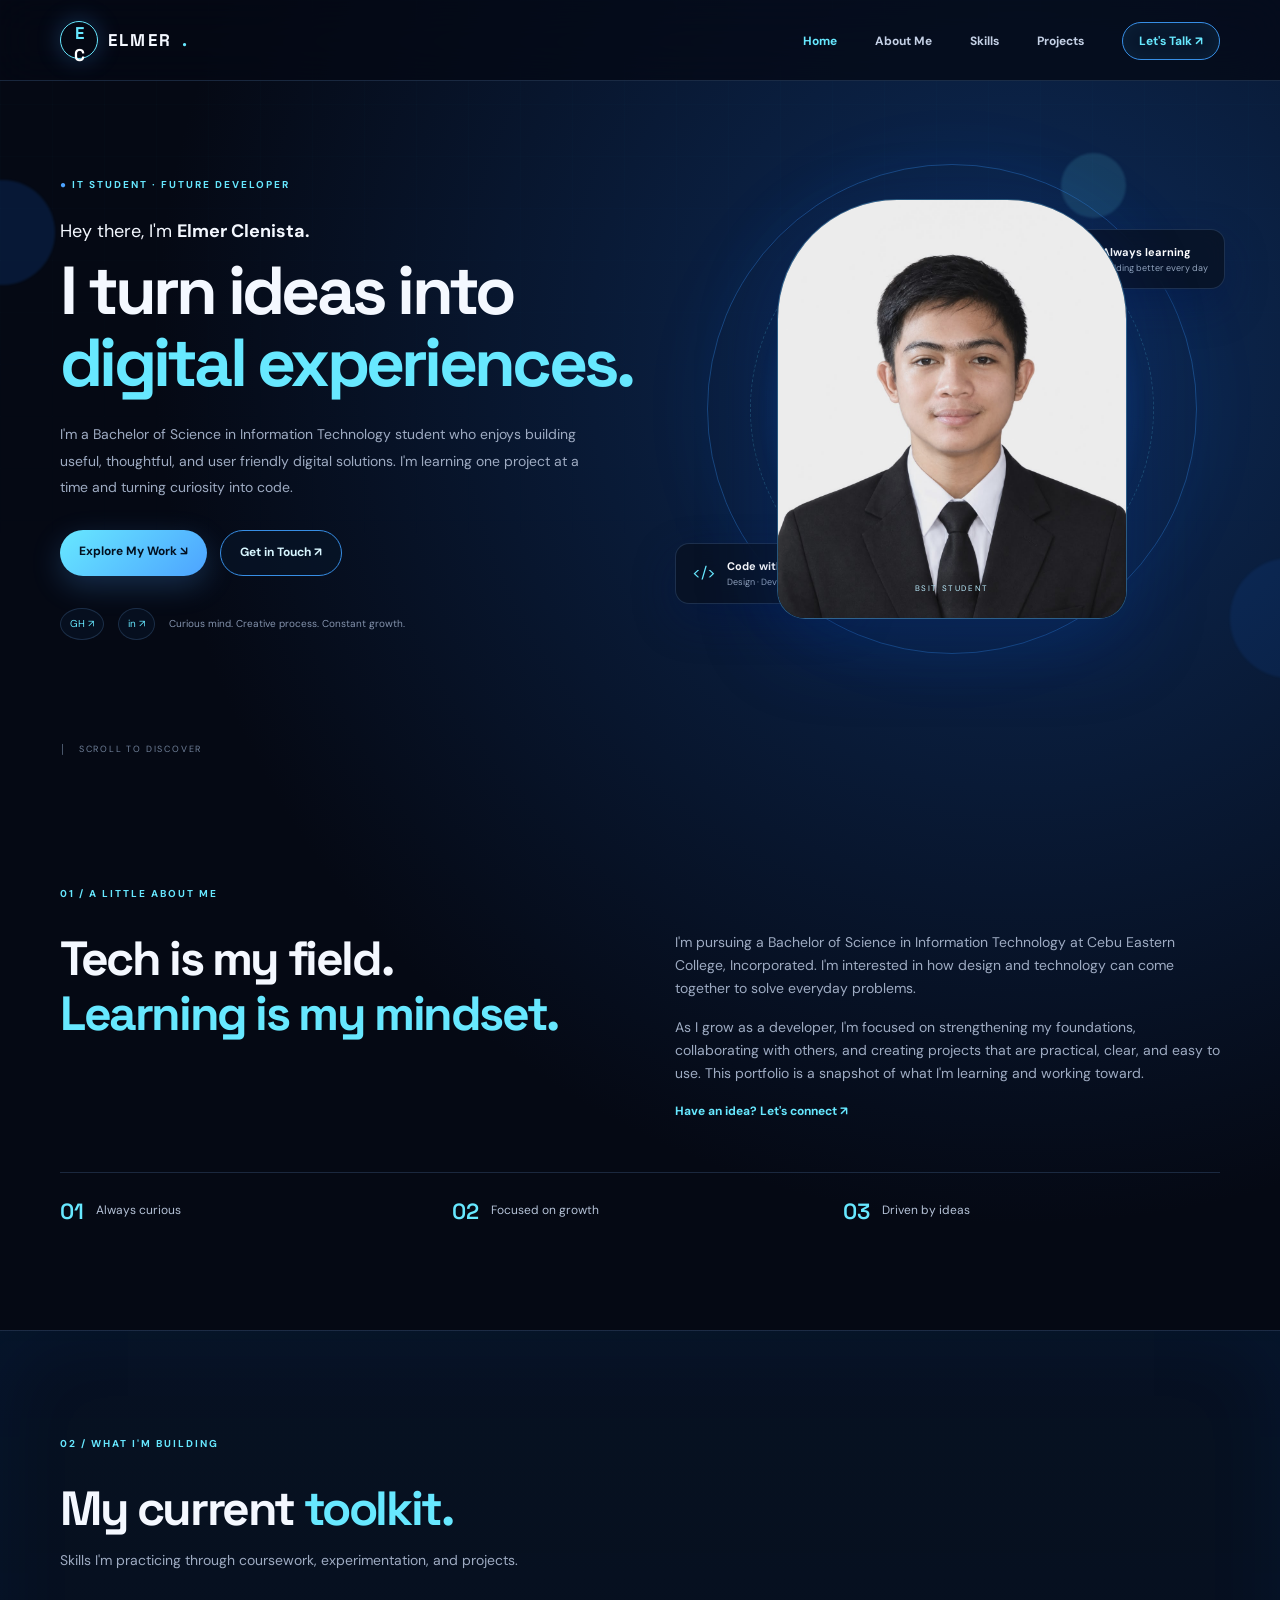
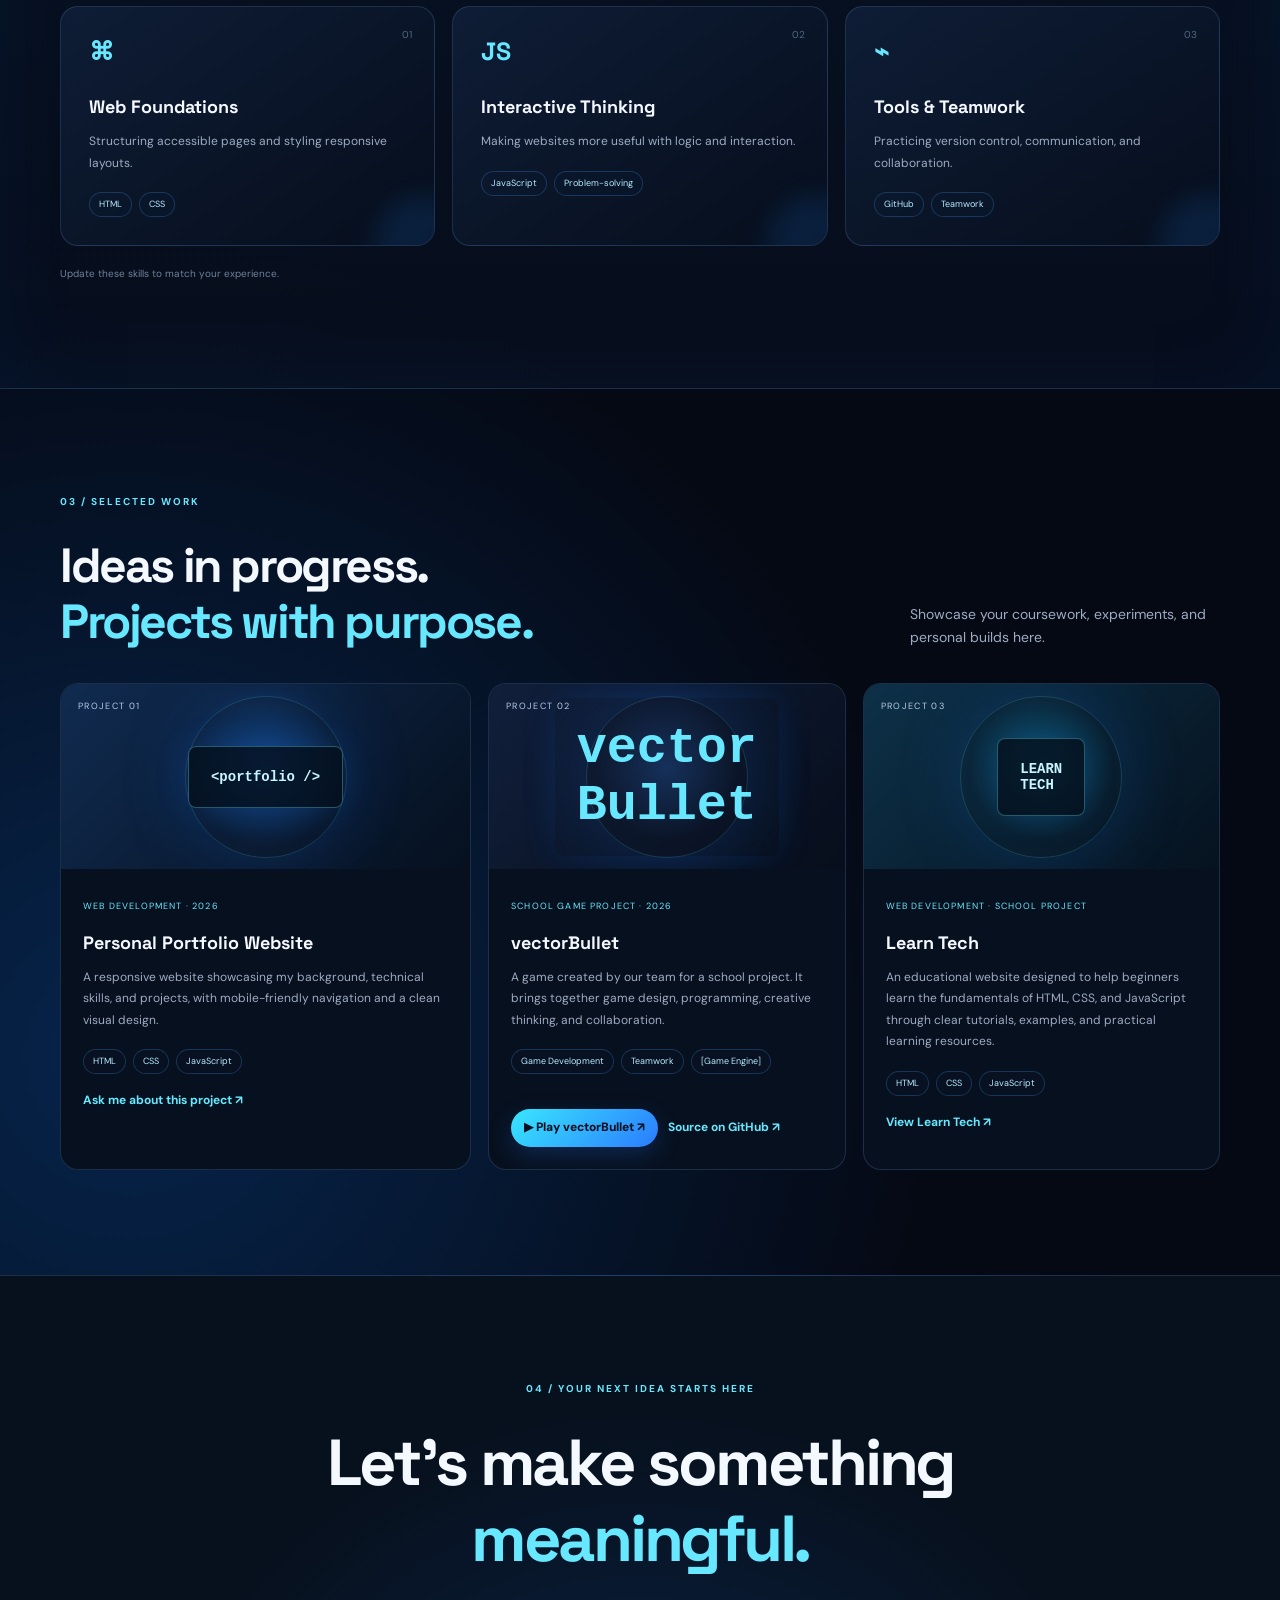
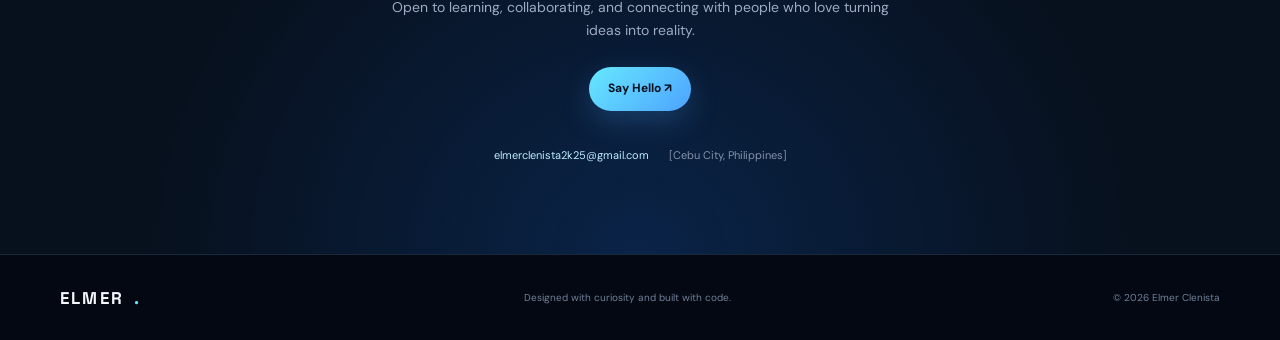
<file: index.html>
<!DOCTYPE html>
<html lang="en">
<head>
<meta charset="UTF-8"><meta name="viewport" content="width=device-width, initial-scale=1.0">
<meta name="description" content="Elmer Clenista's student portfolio">
<title>Elmer Clenista | Portfolio</title><link rel="stylesheet" href="style.css">
</head>
<body>
<div class="orb orb1"></div><div class="orb orb2"></div><div class="orb orb3"></div>
<header><nav class="nav container">
<a class="brand" href="#home"><span class="monogram">E<span>C</span></span> ELMER<span class="pink">.</span></a>
<button id="menuToggle" class="menu-toggle" aria-label="Open navigation" aria-expanded="false">☰</button>
<ul id="navLinks"><li><a class="nav-link active" href="#home">Home</a></li><li><a class="nav-link" href="#about">About Me</a></li><li><a class="nav-link" href="#skills">Skills</a></li><li><a class="nav-link" href="#projects">Projects</a></li><li><a class="nav-link contact-nav" href="#contact">Let's Talk ↗</a></li></ul>
</nav></header>
<main>
<section class="hero container" id="home">
<div class="hero-copy"><p class="eyebrow">● IT STUDENT · FUTURE DEVELOPER</p><p class="intro">Hey there, I'm <b>Elmer Clenista.</b></p>
<h1>I turn ideas into<br><span class="pink">digital experiences.</span></h1>
<p class="description">I'm a Bachelor of Science in Information Technology student who enjoys building useful, thoughtful, and user friendly digital solutions. I'm learning one project at a time and turning curiosity into code.</p>
<div class="actions"><a class="btn filled" href="#projects">Explore My Work ↘</a><a class="btn outline" href="#contact">Get in Touch ↗</a></div>
<div class="socials"><a href="https://github.com/elmerclenista2k25-hash/Vector-Bullet" target="_blank" rel="noopener">GH ↗</a><a href="https://www.linkedin.com/" target="_blank" rel="noopener">in ↗</a><span>Curious mind. Creative process. Constant growth.</span></div>
</div>
<div class="visual"><div class="ring"></div><div class="pink-disc"></div><div class="portrait"><img src="assets/elmer.jpg?v=2" alt="Elmer Clenista" /><div class="portrait-overlay"><strong></strong><small>BSIT STUDENT</small></div></div>
<div class="float float-top">✦ <span><b>Always learning</b><small>Building better every day</small></span></div><div class="float float-bottom">&lt;/&gt; <span><b>Code with purpose</b><small>Design · Develop · Improve</small></span></div></div>
<a class="scroll" href="#about">│ &nbsp; SCROLL TO DISCOVER</a>
</section>
<section class="section container" id="about"><p class="label">01 / A LITTLE ABOUT ME</p><div class="two-col"><h2>Tech is my field.<br><span class="pink">Learning is my mindset.</span></h2><div class="copy"><p>I'm pursuing a Bachelor of Science in Information Technology at Cebu Eastern College, Incorporated. I'm interested in how design and technology can come together to solve everyday problems.</p><p>As I grow as a developer, I'm focused on strengthening my foundations, collaborating with others, and creating projects that are practical, clear, and easy to use. This portfolio is a snapshot of what I'm learning and working toward.</p><a class="text-link" href="#contact">Have an idea? Let's connect ↗</a></div></div>
<div class="facts"><div><b>01</b> Always curious</div><div><b>02</b> Focused on growth</div><div><b>03</b> Driven by ideas</div></div></section>
<section class="section tinted" id="skills"><div class="container"><p class="label">02 / WHAT I'M BUILDING</p><div class="heading"><h2>My current <span class="pink">toolkit.</span></h2><p>Skills I'm practicing through coursework, experimentation, and projects.</p></div>
<div class="cards"><article class="card"><span class="number">01</span><div class="symbol">⌘</div><h3>Web Foundations</h3><p>Structuring accessible pages and styling responsive layouts.</p><div class="tags"><span>HTML</span><span>CSS</span></div></article>
<article class="card"><span class="number">02</span><div class="symbol">JS</div><h3>Interactive Thinking</h3><p>Making websites more useful with logic and interaction.</p><div class="tags"><span>JavaScript</span><span>Problem-solving</span></div></article>
<article class="card"><span class="number">03</span><div class="symbol">⌁</div><h3>Tools & Teamwork</h3><p>Practicing version control, communication, and collaboration.</p><div class="tags"><span>GitHub</span><span>Teamwork</span></div></article></div><p class="note">Update these skills to match your experience.</p></div></section>
<section class="section container" id="projects"><p class="label">03 / SELECTED WORK</p><div class="heading project-heading"><h2>Ideas in progress.<br><span class="pink">Projects with purpose.</span></h2><p>Showcase your coursework, experiments, and personal builds here.</p></div>
<div class="projects">
<article class="project"><div class="art art1"><small>PROJECT 01</small><b>&lt;portfolio /&gt;</b></div><div class="project-copy"><small>WEB DEVELOPMENT · 2026</small><h3>Personal Portfolio Website</h3><p>A responsive website showcasing my background, technical skills, and projects, with mobile-friendly navigation and a clean visual design.</p><div class="tags"><span>HTML</span><span>CSS</span><span>JavaScript</span></div><a href="#">Ask me about this project ↗</a></div></article>
<article class="project"><div class="art art2"><small>PROJECT 02</small><b class="circles">vector<br>Bullet</b></div><div class="project-copy"><small>SCHOOL GAME PROJECT · 2026</small><h3>vectorBullet</h3><p>A game created by our team for a school project. It brings together game design, programming, creative thinking, and collaboration.</p><div class="tags"><span>Game Development</span><span>Teamwork</span><span>[Game Engine]</span></div><div class="project-links"><a class="play-link" href="game/index.html">▶ Play vectorBullet ↗</a><a href="https://github.com/elmerclenista2k25-hash/Vector-Bullet" target="_blank" rel="noopener">Source on GitHub ↗</a></div></div></article>
<article class="project"><div class="art art3"><small>PROJECT 03</small><b>LEARN<br>TECH</b></div><div class="project-copy"><small>WEB DEVELOPMENT · SCHOOL PROJECT</small><h3>Learn Tech</h3><p>An educational website designed to help beginners learn the fundamentals of HTML, CSS, and JavaScript through clear tutorials, examples, and practical learning resources.</p><div class="tags"><span>HTML</span><span>CSS</span><span>JavaScript</span></div><a href="learntech/home.html">View Learn Tech ↗</a></div></article>
</div></section>
<section class="contact-section" id="contact"><div class="container"><p class="label">04 / YOUR NEXT IDEA STARTS HERE</p><h2>Let's make something<br><span class="pink">meaningful.</span></h2><p>Open to learning, collaborating, and connecting with people who love turning ideas into reality.</p><a class="btn filled" href="mailto:elmerclenista2k25@gmail.com">Say Hello ↗</a><div class="contact-details"><a href="mailto:elmerclenista2k25@gmail.com">elmerclenista2k25@gmail.com</a><span>[Cebu City, Philippines]</span></div></div></section>
</main><footer><div class="container footer"><a class="brand" href="#home">ELMER<span class="pink">.</span></a><p>Designed with curiosity and built with code.</p><span>© <span id="year"></span> Elmer Clenista</span></div></footer>
<script src="script.js"></script></body></html>
</file>
<file: style.css>
@import url('https://fonts.googleapis.com/css2?family=DM+Sans:wght@400;500;600;700&family=Space+Grotesk:wght@400;500;600;700&display=swap');
:root{--bg:#050914;--surface:#0b1222;--surface2:#0e1930;--text:#f4f8ff;--muted:#9eabc2;--blue:#4da3ff;--cyan:#67e8ff;--deep:#1677ff;--line:rgba(126,180,255,.18);--max:1160px;--shadow:0 25px 80px rgba(0,55,150,.28)}
*{box-sizing:border-box;margin:0;padding:0}html{scroll-behavior:smooth;scroll-padding-top:90px}body{background:radial-gradient(circle at 80% 10%,#0d2b58 0,transparent 26%),radial-gradient(circle at 10% 75%,#06244b 0,transparent 28%),var(--bg);color:var(--text);font-family:'DM Sans',sans-serif;line-height:1.65;overflow-x:hidden}body:before{content:'';position:fixed;inset:0;pointer-events:none;opacity:.12;background-image:linear-gradient(rgba(103,232,255,.14) 1px,transparent 1px),linear-gradient(90deg,rgba(103,232,255,.14) 1px,transparent 1px);background-size:52px 52px;mask-image:linear-gradient(to bottom,black,transparent 75%);z-index:-5}a{color:inherit;text-decoration:none}.container{width:min(var(--max),calc(100% - 48px));margin:auto}
header{position:sticky;top:0;z-index:20;background:rgba(5,9,20,.76);backdrop-filter:blur(20px);border-bottom:1px solid var(--line)}.nav{height:80px;display:flex;align-items:center;justify-content:space-between}.brand{display:flex;align-items:center;gap:10px;font:700 17px 'Space Grotesk';letter-spacing:.13em}.blue{color:var(--cyan)}.pink{color:var(--cyan)}.monogram{display:grid;place-items:center;width:38px;height:38px;border:1px solid var(--cyan);border-radius:50%;color:var(--cyan);letter-spacing:-4px;padding-right:4px;box-shadow:0 0 25px rgba(77,163,255,.28)}.monogram span{color:white}
#navLinks{display:flex;align-items:center;gap:clamp(18px,3vw,38px);list-style:none}.nav-link{font-size:12px;font-weight:700;color:#c4d0e5;transition:color .2s,transform .2s}.nav-link:hover,.nav-link.active{color:var(--cyan);transform:translateY(-1px)}.contact-nav{border:1px solid #378ee5;border-radius:999px;padding:10px 16px;color:var(--cyan);background:#0b1d35aa;box-shadow:inset 0 0 18px rgba(103,232,255,.05)}.menu-toggle{display:none}
.hero{min-height:700px;display:grid;grid-template-columns:1.05fr .95fr;align-items:center;gap:30px;position:relative;padding-top:45px;padding-bottom:90px}.hero-copy{position:relative;z-index:2}.eyebrow,.label{font-size:10px;letter-spacing:.2em;font-weight:700;color:var(--cyan)}.eyebrow{margin-bottom:24px}.eyebrow:first-letter{color:var(--blue)}.intro{font-size:18px;margin-bottom:8px}.hero h1,h2,h3{font-family:'Space Grotesk',sans-serif}.hero h1{font-size:clamp(42px,5.3vw,70px);line-height:1.06;letter-spacing:-.055em;margin-bottom:22px}.description{max-width:520px;color:var(--muted);font-size:14px;line-height:1.9}.actions{display:flex;flex-wrap:wrap;gap:13px;margin-top:29px}.btn{display:inline-block;padding:12px 19px;border-radius:999px;font-size:12px;font-weight:700;transition:transform .2s,box-shadow .2s}.btn:hover{transform:translateY(-3px);box-shadow:0 12px 30px rgba(22,119,255,.28)}.filled{background:linear-gradient(135deg,var(--cyan),var(--blue));color:#031020;box-shadow:0 10px 30px rgba(77,163,255,.24)}.outline{border:1px solid #378ee5;color:#d8f6ff;background:#07162a99}.socials{display:flex;align-items:center;gap:14px;margin-top:32px}.socials a{border:1px solid var(--line);border-radius:50%;padding:7px 9px;font-size:10px;color:var(--cyan);background:#07142799}.socials span{font-size:10px;color:#8493ad}
.visual{min-height:500px;display:grid;place-items:center;position:relative;isolation:isolate}.ring{position:absolute;width:min(100%,490px);aspect-ratio:1;border:1px solid #2d83df66;border-radius:50%;z-index:-1;box-shadow:0 0 70px rgba(22,119,255,.08)}.ring:after{content:'';position:absolute;inset:42px;border:1px dashed #67e8ff33;border-radius:50%;animation:spin 18s linear infinite}.pink-disc{position:absolute;width:min(78%,390px);aspect-ratio:1;border-radius:50%;background:radial-gradient(circle,#38bdf855,#1261cf33 55%,transparent 70%);z-index:-2;filter:blur(2px)}.portrait{z-index:1;width:min(72%,350px);aspect-ratio:3/4;max-height:420px;border:1px solid #53baff66;border-radius:120px 120px 28px 28px;background:linear-gradient(145deg,#172b48,#07101f);display:flex;flex-direction:column;justify-content:center;align-items:center;box-shadow:var(--shadow),inset 0 0 60px rgba(77,163,255,.08);position:relative;overflow:hidden}.portrait img{position:relative;z-index:1;width:100%;height:100%;object-fit:cover;display:block;filter:saturate(.9) contrast(1.02)}.portrait:after{content:'';position:absolute;inset:0;background:linear-gradient(180deg,transparent 55%,rgba(2,8,18,.55));pointer-events:none}.portrait-overlay{position:absolute;left:0;right:0;bottom:18px;text-align:center;z-index:2;text-shadow:0 2px 18px #000}.portrait-overlay strong{display:block;font:700 36px 'Space Grotesk';color:#fff}.portrait-overlay small{font-size:8px;letter-spacing:.2em;color:#bceeff}.float{position:absolute;display:flex;align-items:center;gap:11px;background:rgba(8,18,35,.82);border:1px solid var(--line);padding:13px 16px;border-radius:14px;box-shadow:0 16px 40px rgba(0,20,70,.38);color:var(--cyan);backdrop-filter:blur(12px)}.float span{color:white}.float b,.float small{display:block}.float b{font-size:11px}.float small{font-size:9px;color:#94a5bd}.float-top{top:70px;right:-5px}.float-bottom{bottom:55px;left:-8px}.scroll{position:absolute;bottom:24px;left:0;font-size:9px;letter-spacing:.2em;color:#71819a}
.orb{position:fixed;z-index:-3;border-radius:50%;pointer-events:none;filter:blur(1px)}.orb1{width:105px;height:105px;background:#1677ff25;top:20%;left:-50px}.orb2{width:65px;height:65px;background:#67e8ff22;top:17%;right:12%}.orb3{width:120px;height:120px;background:#1677ff18;top:62%;right:-70px}
.section{padding-top:105px;padding-bottom:105px}.label{margin-bottom:28px}.two-col{display:grid;grid-template-columns:1fr 1fr;gap:70px}.two-col h2,.heading h2,.contact-section h2{font-size:clamp(32px,4vw,48px);line-height:1.16;letter-spacing:-.05em}.copy{color:var(--muted);font-size:14px}.copy p+p{margin-top:16px}.text-link,.project-copy a{display:inline-block;color:var(--cyan);font-size:12px;font-weight:700;margin-top:17px}.facts{display:grid;grid-template-columns:repeat(3,1fr);gap:15px;margin-top:50px;border-top:1px solid var(--line);padding-top:24px}.facts div{display:flex;align-items:center;gap:12px;color:#b5c2d7;font-size:12px}.facts b{color:var(--cyan);font:600 22px 'Space Grotesk'}
.tinted{background:linear-gradient(180deg,#071426cc,#081020aa);border-block:1px solid var(--line);box-shadow:inset 0 0 90px rgba(22,119,255,.06)}.heading{margin-bottom:34px}.heading p{max-width:520px;margin-top:13px;color:var(--muted);font-size:14px}.cards{display:grid;grid-template-columns:repeat(3,1fr);gap:17px}.card{position:relative;padding:28px;border:1px solid var(--line);background:linear-gradient(145deg,rgba(16,33,59,.8),rgba(7,15,29,.8));border-radius:18px;transition:transform .25s,border-color .25s,box-shadow .25s;overflow:hidden}.card:before{content:'';position:absolute;width:100px;height:100px;right:-40px;bottom:-50px;background:#1687ff22;border-radius:50%;filter:blur(12px)}.card:hover,.project:hover{transform:translateY(-6px);border-color:#4da3ff88;box-shadow:0 18px 50px rgba(0,55,150,.18)}.number{position:absolute;right:22px;top:20px;color:#536781;font-size:10px}.symbol{color:var(--cyan);font:700 25px 'Space Grotesk';margin-bottom:25px}.card h3,.project-copy h3{font-size:18px;margin-bottom:9px}.card p,.project-copy p{color:var(--muted);font-size:12px;line-height:1.8}.tags{display:flex;gap:7px;flex-wrap:wrap;margin-top:18px}.tags span{border:1px solid #4da3ff3d;border-radius:999px;color:#b9eaff;padding:4px 9px;font-size:9px;background:#0a244022}.note{color:#71819a;font-size:10px;margin-top:20px}
.project-heading{display:flex;justify-content:space-between;align-items:end;gap:30px}.project-heading p{max-width:310px}.projects{display:grid;grid-template-columns:1.15fr 1fr 1fr;gap:17px}.project{border:1px solid var(--line);border-radius:18px;overflow:hidden;background:#07101e;transition:transform .25s,border-color .25s,box-shadow .25s}.art{height:185px;position:relative;display:grid;place-items:center;overflow:hidden}.art:after{content:'';position:absolute;width:160px;height:160px;border:1px solid #67e8ff2b;border-radius:50%;box-shadow:0 0 70px #1677ff33}.art1{background:radial-gradient(circle at 50% 45%,#176bcf88,transparent 35%),linear-gradient(135deg,#102b50,#06101f)}.art2{background:radial-gradient(circle at 50% 45%,#2864b855,transparent 35%),linear-gradient(135deg,#111f3b,#070e1b)}.art3{background:radial-gradient(circle at 50% 45%,#0fa5d666,transparent 35%),linear-gradient(135deg,#0d3148,#06121f)}.art small{position:absolute;top:15px;left:17px;color:#b9cbea;font-size:9px;letter-spacing:.15em;z-index:2}.art b{font:600 14px monospace;color:#c9f5ff;border:1px solid #67e8ff55;padding:22px;background:#04101dcc;border-radius:8px;z-index:2;box-shadow:0 0 35px #1677ff22}.art .circles{font-size:50px;color:var(--cyan);border:0;background:transparent}.project-copy{padding:22px}.project-copy>small{font-size:9px;letter-spacing:.13em;color:var(--cyan)}.project-copy h3{margin-top:10px}.project-copy a:hover{text-shadow:0 0 16px rgba(103,232,255,.6)}
.contact-section{text-align:center;padding:105px 0 90px;background:radial-gradient(ellipse at 50% 100%,#1677ff30,transparent 55%),#07101d;border-top:1px solid var(--line)}.contact-section h2{font-size:clamp(40px,6vw,65px)}.contact-section .container>p:not(.label){max-width:500px;margin:20px auto 25px;color:var(--muted);font-size:14px}.contact-details{display:flex;justify-content:center;flex-wrap:wrap;gap:20px;margin-top:35px;color:#8493aa;font-size:11px}.contact-details a{color:#bceeff}footer{border-top:1px solid var(--line);background:#040812}.footer{min-height:85px;display:flex;justify-content:space-between;align-items:center;gap:20px}.footer p,.footer>span{font-size:10px;color:#71819a}:focus-visible{outline:2px solid var(--cyan);outline-offset:4px}
@keyframes spin{to{transform:rotate(360deg)}}
@media(max-width:900px){.hero{grid-template-columns:1fr .8fr}.visual{min-height:400px}.float{padding:10px 12px}.cards{gap:10px}.card{padding:21px}.projects{grid-template-columns:1fr 1fr}.project:first-child{grid-column:span 2;display:grid;grid-template-columns:1fr 1fr}.project:first-child .art{height:100%;min-height:220px}}
@media(max-width:650px){.container{width:calc(100% - 36px)}.nav{height:70px}.menu-toggle{display:block;width:42px;height:42px;border:1px solid var(--line);border-radius:50%;background:#071427;color:var(--cyan);font-size:23px;cursor:pointer}#navLinks{display:none;position:absolute;top:69px;left:0;right:0;padding:12px 22px 22px;background:#050914f7;border-bottom:1px solid var(--line);flex-direction:column;align-items:stretch;gap:0}#navLinks.open{display:flex}#navLinks li{padding:11px 0}.nav-link{display:block}.contact-nav{display:inline-block;width:fit-content}.hero{grid-template-columns:1fr;padding-top:55px;padding-bottom:75px}.hero h1{font-size:clamp(42px,12vw,62px)}.description{font-size:14px}.visual{min-height:390px;margin-top:12px}.portrait{width:63%;max-height:330px}.pink-disc{width:72%}.ring{width:320px}.float-top{top:40px;right:0}.float-bottom{bottom:38px;left:0}.scroll{bottom:12px}.section{padding-top:75px;padding-bottom:75px}.two-col{grid-template-columns:1fr;gap:24px}.facts{grid-template-columns:1fr;gap:14px;margin-top:35px}.cards,.projects{grid-template-columns:1fr}.project-heading{display:block}.project-heading p{margin-top:14px}.project:first-child{grid-column:auto;display:block}.project:first-child .art{height:185px;min-height:0}.contact-section{padding:75px 0}.footer{padding:20px 0;flex-direction:column;align-items:flex-start;gap:12px}}
@media(prefers-reduced-motion:reduce){html{scroll-behavior:auto}*,*:before{animation:none!important;transition:none!important}}

.project-links{display:flex;gap:10px;flex-wrap:wrap;margin-top:18px}.project-links a{display:inline-flex;align-items:center;gap:6px}.project-links .play-link{color:#06101f;background:linear-gradient(135deg,#38e7ff,#2b7bff);padding:9px 13px;border-radius:999px;font-weight:800;box-shadow:0 8px 24px rgba(43,123,255,.22)}.project-links .play-link:hover{transform:translateY(-2px);color:#06101f}
</file>
